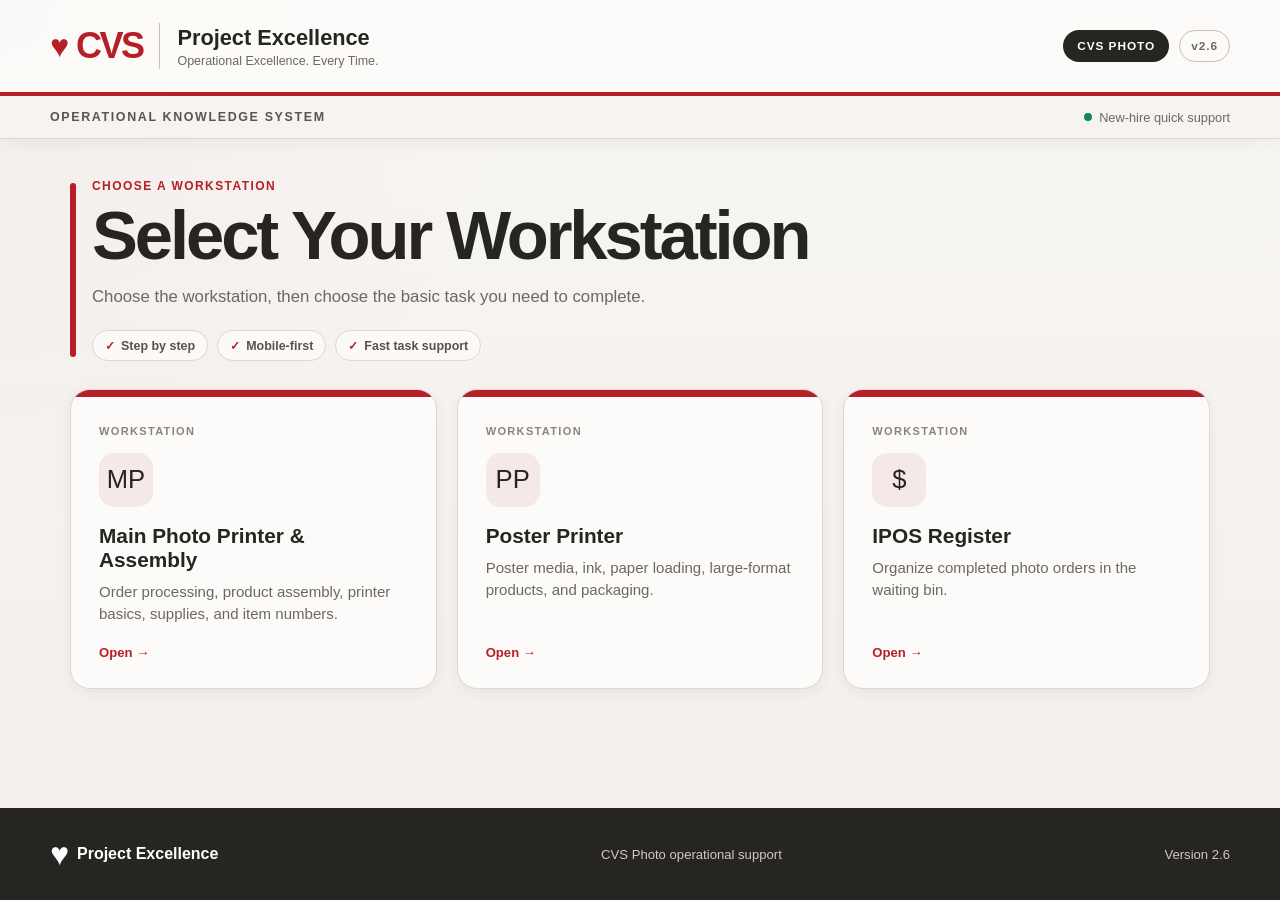
<file: index.html>
<!doctype html>
<html lang="en">
<head>
  <meta charset="utf-8" />
  <meta name="viewport" content="width=device-width, initial-scale=1" />
  <meta http-equiv="Cache-Control" content="no-cache, no-store, must-revalidate" />
  <meta http-equiv="Pragma" content="no-cache" />
  <meta http-equiv="Expires" content="0" />
  <meta name="theme-color" content="#b51f27" />
  <meta name="description" content="Project Excellence — CVS Photo operational support." />
  <title>Project Excellence | CVS Photo</title>
  <link rel="stylesheet" href="styles.css?v=20260723-compact-markers" />
  <link rel="stylesheet" href="guide.css?v=20260723-compact-markers" />
</head>
<body>
  <div id="app"></div>
  <script src="data.js?v=20260723-compact-markers"></script>
  <script src="app.js?v=20260723-compact-markers"></script>
</body>
</html>
</file>
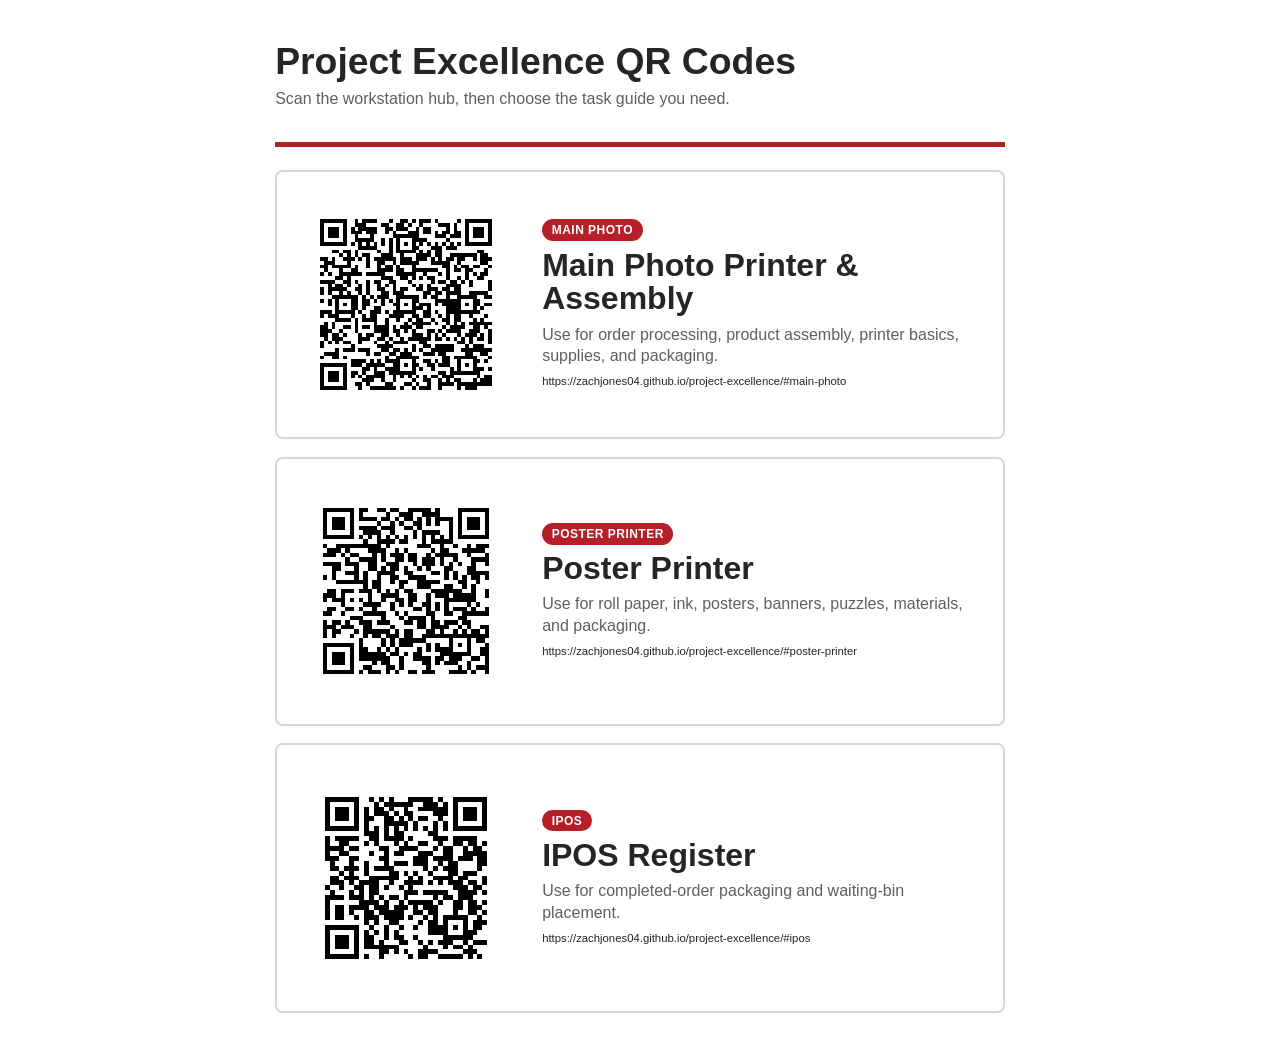
<file: qr-codes/QR_Print_Sheet.html>
<!doctype html>
<html lang="en">
<head>
  <meta charset="utf-8">
  <meta name="viewport" content="width=device-width, initial-scale=1">
  <title>Project Excellence Hub QR Codes</title>
  <style>
    :root {
      --red: #b51f27;
      --ink: #252525;
      --muted: #5f5f5f;
      --line: #d8d8d8;
    }

    * {
      box-sizing: border-box;
    }

    body {
      margin: 0;
      background: #fff;
      color: var(--ink);
      font-family: Arial, Helvetica, sans-serif;
    }

    .page {
      width: 8.5in;
      min-height: 11in;
      margin: 0 auto;
      padding: 0.45in;
      display: grid;
      gap: 0.24in;
    }

    header {
      border-bottom: 5px solid var(--red);
      padding-bottom: 0.16in;
    }

    h1 {
      margin: 0;
      font-size: 28pt;
      line-height: 1;
    }

    .subtitle {
      margin: 0.08in 0 0;
      color: var(--muted);
      font-size: 12pt;
    }

    .cards {
      display: grid;
      grid-template-columns: 1fr;
      gap: 0.18in;
    }

    .qr-card {
      min-height: 2.75in;
      display: grid;
      grid-template-columns: 2.32in 1fr;
      gap: 0.26in;
      align-items: center;
      border: 2px solid var(--line);
      border-radius: 0.08in;
      padding: 0.18in;
      break-inside: avoid;
    }

    .qr-card img {
      width: 2.1in;
      height: 2.1in;
      image-rendering: pixelated;
      justify-self: center;
    }

    .label {
      display: grid;
      gap: 0.08in;
    }

    .tag {
      width: fit-content;
      padding: 0.04in 0.1in;
      border-radius: 999px;
      background: var(--red);
      color: #fff;
      font-size: 9pt;
      font-weight: 700;
      letter-spacing: 0.04em;
      text-transform: uppercase;
    }

    h2 {
      margin: 0;
      font-size: 24pt;
      line-height: 1.05;
    }

    p {
      margin: 0;
      color: var(--muted);
      font-size: 12pt;
      line-height: 1.35;
    }

    .url {
      color: var(--ink);
      font-size: 8.5pt;
      overflow-wrap: anywhere;
    }

    @media print {
      @page {
        size: letter;
        margin: 0;
      }

      .page {
        margin: 0;
      }
    }
  </style>
</head>
<body>
  <main class="page">
    <header>
      <h1>Project Excellence QR Codes</h1>
      <p class="subtitle">Scan the workstation hub, then choose the task guide you need.</p>
    </header>

    <section class="cards" aria-label="Project Excellence hub QR codes">
      <article class="qr-card">
        <img src="Main_Photo_Printer_QR.png" alt="QR code for Main Photo Printer hub">
        <div class="label">
          <span class="tag">Main Photo</span>
          <h2>Main Photo Printer & Assembly</h2>
          <p>Use for order processing, product assembly, printer basics, supplies, and packaging.</p>
          <p class="url">https://zachjones04.github.io/project-excellence/#main-photo</p>
        </div>
      </article>

      <article class="qr-card">
        <img src="Poster_Printer_QR.png" alt="QR code for Poster Printer hub">
        <div class="label">
          <span class="tag">Poster Printer</span>
          <h2>Poster Printer</h2>
          <p>Use for roll paper, ink, posters, banners, puzzles, materials, and packaging.</p>
          <p class="url">https://zachjones04.github.io/project-excellence/#poster-printer</p>
        </div>
      </article>

      <article class="qr-card">
        <img src="IPOS_Register_QR.png" alt="QR code for IPOS Register hub">
        <div class="label">
          <span class="tag">IPOS</span>
          <h2>IPOS Register</h2>
          <p>Use for completed-order packaging and waiting-bin placement.</p>
          <p class="url">https://zachjones04.github.io/project-excellence/#ipos</p>
        </div>
      </article>
    </section>
  </main>
</body>
</html>
</file>
<file: styles.css>
:root{--red:#b51f27;--red-dark:#8f171d;--red-soft:#f5e8e8;--ink:#272522;--muted:#6c6863;--paper:#fcfbf9;--canvas:#f2efeb;--line:#ddd7d0;--line-dark:#c8c0b7;--success:#16815d;--shadow:0 10px 30px rgba(49,43,38,.08);--shadow-soft:0 3px 14px rgba(49,43,38,.06);--radius:20px}*{box-sizing:border-box}html{scroll-behavior:smooth}body{margin:0;color:var(--ink);background:radial-gradient(circle at top left,rgba(181,31,39,.035),transparent 34rem),linear-gradient(180deg,#f8f6f3,var(--canvas));font-family:Arial,Helvetica,sans-serif;-webkit-font-smoothing:antialiased}button,input{font:inherit}button{color:inherit}.app-shell{min-height:100vh;display:flex;flex-direction:column}.sr-only{position:absolute;width:1px;height:1px;padding:0;margin:-1px;overflow:hidden;clip:rect(0,0,0,0);white-space:nowrap;border:0}.skip-link{position:absolute;left:-9999px;top:8px;z-index:20;padding:10px 14px;border-radius:8px;background:var(--ink);color:#fff}.skip-link:focus{left:8px}.site-header{background:rgba(252,251,249,.97);box-shadow:0 3px 18px rgba(49,43,38,.055)}.brand-row{width:min(1180px,calc(100% - 40px));min-height:92px;margin:auto;display:flex;align-items:center;justify-content:space-between;gap:24px}.brand-lockup{display:inline-flex;align-items:center;gap:17px;border:0;padding:0;background:transparent;cursor:pointer;text-align:left}.brand-lockup:focus-visible,.card:focus-visible,.back-btn:focus-visible,.primary-action:focus-visible{outline:4px solid rgba(181,31,39,.18);outline-offset:3px}.cvs-brand{display:inline-flex;align-items:center;gap:7px;color:var(--red)}.heart-text{font-size:2rem;line-height:1}.cvs-word{font-size:2.25rem;font-weight:900;letter-spacing:-.07em}.brand-divider{width:1px;height:46px;background:var(--line-dark)}.project-name{display:grid;gap:3px}.project-name strong{font-size:1.36rem}.project-name small{font-size:.78rem;color:var(--muted)}.header-tools{display:flex;align-items:center;gap:10px}.department-pill,.version-pill{display:inline-flex;align-items:center;min-height:32px;border-radius:999px;font-size:.74rem;font-weight:800;letter-spacing:.08em}.department-pill{background:var(--ink);color:#fff;padding:7px 14px}.version-pill{border:1px solid var(--line-dark);color:var(--muted);padding:7px 11px}.red-rule{height:4px;background:var(--red)}.context-row{background:#f7f4f0;border-bottom:1px solid var(--line)}.context-inner{width:min(1180px,calc(100% - 40px));min-height:42px;margin:auto;display:flex;align-items:center;justify-content:space-between;gap:20px}.context-label{font-size:.78rem;text-transform:uppercase;letter-spacing:.13em;font-weight:800;color:#555}.context-status{display:inline-flex;align-items:center;gap:7px;font-size:.8rem;color:var(--muted)}.context-status span{width:8px;height:8px;border-radius:50%;background:var(--success)}.container{width:min(1180px,100%);margin:auto;padding:32px 20px 70px;flex:1;outline:0}.back-btn,.primary-action{min-height:44px;display:inline-flex;align-items:center;justify-content:center;padding:10px 17px;border:1px solid var(--line-dark);border-radius:999px;background:var(--paper);font-weight:800;cursor:pointer;box-shadow:var(--shadow-soft)}.back-btn{min-width:102px;margin:0 0 18px}.primary-action{background:var(--red);color:#fff;border-color:var(--red)}.page-heading{position:relative;max-width:900px;margin:8px 0 28px;padding-left:22px}.page-heading:before{content:"";position:absolute;left:0;top:4px;bottom:4px;width:6px;border-radius:999px;background:var(--red)}.eyebrow{margin:0 0 8px;color:var(--red);font-size:.75rem;font-weight:900;letter-spacing:.12em;text-transform:uppercase}.page-heading h1{margin:0;font-size:clamp(2rem,5vw,3.55rem);line-height:1.03;letter-spacing:-.045em}.page-description{margin:12px 0 0;max-width:780px;color:var(--muted);font-size:1.05rem;line-height:1.55}.home-heading h1{font-size:clamp(2.45rem,6vw,4.3rem)}.hero-chips{display:flex;flex-wrap:wrap;gap:9px;margin-top:20px}.hero-chips span{padding:7px 12px;border:1px solid var(--line);border-radius:999px;background:#fbfaf8;color:#57524d;font-size:.78rem;font-weight:700}.hero-chips span:before{content:"✓";margin-right:6px;color:var(--red)}.card-grid{display:grid;grid-template-columns:repeat(3,minmax(0,1fr));gap:20px}.card{position:relative;min-height:238px;display:flex;flex-direction:column;align-items:flex-start;overflow:hidden;padding:28px;border:1px solid var(--line);border-radius:var(--radius);background:var(--paper);text-align:left;cursor:pointer;box-shadow:var(--shadow-soft);transition:.18s ease}.card:before{content:"";position:absolute;inset:0 0 auto;height:7px;background:var(--red)}.card:hover{transform:translateY(-3px);box-shadow:var(--shadow)}.card-meta{margin:7px 0 16px;color:#8a847e;font-size:.69rem;font-weight:900;letter-spacing:.12em}.card-icon{width:54px;height:54px;display:grid;place-items:center;margin-bottom:17px;border-radius:15px;background:var(--red-soft);font-size:1.6rem}.card-title{font-size:1.3rem;font-weight:900}.card-desc{margin-top:9px;color:var(--muted);font-size:.94rem;line-height:1.48}.card-action{margin-top:auto;padding-top:20px;color:var(--red);font-size:.82rem;font-weight:900}.search-panel{display:grid;grid-template-columns:auto minmax(170px,1fr) minmax(260px,440px) auto;align-items:center;gap:15px;margin-bottom:18px;padding:18px;border:1px solid var(--line);border-radius:16px;background:var(--paper);box-shadow:var(--shadow-soft)}.search-icon{width:46px;height:46px;display:grid;place-items:center;border-radius:13px;background:var(--red-soft);color:var(--red);font-size:1.5rem}.search-copy{display:grid;gap:4px}.search-copy span,.search-results{color:var(--muted);font-size:.82rem}.search{width:100%;min-height:48px;border:1.5px solid var(--line-dark);border-radius:12px;padding:12px 15px;background:#f7f4f0}.search:focus{border-color:var(--red);outline:3px solid rgba(181,31,39,.11)}.table-wrap{overflow-x:auto;border:1px solid var(--line);border-radius:16px;background:var(--paper);box-shadow:var(--shadow-soft)}table{width:100%;border-collapse:collapse;min-width:760px}th{padding:15px 16px;background:var(--ink);color:#fff;text-align:left;font-size:.78rem;text-transform:uppercase}td{padding:15px 16px;border-bottom:1px solid #ece8e3;vertical-align:top;line-height:1.45}tr[hidden]{display:none}.guide{overflow:hidden;border:1px solid var(--line);border-radius:var(--radius);background:var(--paper);box-shadow:var(--shadow)}.guide-banner{display:flex;align-items:center;gap:15px;padding:22px 26px;background:linear-gradient(135deg,var(--red-dark),var(--red));color:#fff}.guide-banner.dark{background:var(--ink)}.guide-banner-icon{width:48px;height:48px;display:grid;place-items:center;border-radius:13px;background:rgba(255,255,255,.14)}.guide-banner span{display:block;font-size:.7rem;font-weight:900;letter-spacing:.12em}.guide-banner strong{font-size:1.26rem}.info-grid{display:grid;grid-template-columns:repeat(3,1fr);gap:13px;padding:22px 26px;border-bottom:1px solid var(--line)}.info-box{padding:14px;border:1px solid var(--line);border-radius:13px;background:#f7f4f0}.info-label{margin-bottom:6px;color:var(--muted);font-size:.72rem;font-weight:900;text-transform:uppercase}.status-pill{display:inline-flex;padding:6px 9px;border-radius:999px;background:#f4e4bd;color:#6c4c00;font-size:.76rem;font-weight:800}.guide-section{display:grid;grid-template-columns:52px 1fr;gap:17px;padding:25px 28px;border-bottom:1px solid #ece8e3}.section-number{width:44px;height:44px;display:grid;place-items:center;border-radius:50%;background:var(--red-soft);color:var(--red);font-weight:900}.support-grid{display:grid;grid-template-columns:repeat(2,1fr)}.support-grid section{padding:25px 28px}.support-grid section+section{border-left:1px solid #ece8e3}.support-grid ul{list-style:none;padding:0}.support-grid li{display:grid;gap:6px;padding:12px 0;border-bottom:1px solid #ece8e3}.support-grid li span{color:var(--muted);font-size:.82rem}.employee-guide{display:grid;gap:24px}.guide-intro,.completion-panel{display:grid;grid-template-columns:minmax(0,1.6fr) minmax(220px,.7fr);gap:24px;align-items:start;padding:clamp(20px,4vw,32px);border:1px solid var(--line);border-radius:var(--radius);background:var(--paper);box-shadow:var(--shadow-soft)}.guide-intro h3,.completion-panel h3{margin:0 0 12px;font-size:1.35rem}.guide-intro ul,.completion-panel ul{margin:0;padding-left:22px}.guide-intro li,.completion-panel li{margin:8px 0;line-height:1.5}.time-card{display:grid;gap:8px;padding:18px;border-radius:16px;background:var(--ink);color:#fff}.time-card span{font-size:.75rem;font-weight:900;letter-spacing:.1em;text-transform:uppercase;color:#ddd7d0}.time-card strong{font-size:1.25rem}.visual-steps{display:grid;grid-template-columns:repeat(2,minmax(0,1fr));gap:22px}.visual-step{overflow:hidden;border:1px solid var(--line);border-radius:var(--radius);background:var(--paper);box-shadow:var(--shadow-soft)}.visual-step-media{aspect-ratio:3/2;background:#eee9e3}.visual-step-media img{display:block;width:100%;height:100%;object-fit:cover}.visual-step-copy{display:grid;grid-template-columns:48px minmax(0,1fr);gap:14px;padding:20px}.visual-step-number{width:44px;height:44px;display:grid;place-items:center;border-radius:50%;background:var(--red);color:#fff;font-weight:900;font-size:1.1rem}.visual-step h3{margin:2px 0 8px;font-size:1.2rem}.visual-step p{margin:0;color:var(--muted);line-height:1.52}.stop-card{display:grid;grid-template-columns:38px 1fr;gap:12px;padding:16px;border:1px solid #e1c2a3;border-radius:14px;background:#f7efe4}.stop-card>span{width:34px;height:34px;display:grid;place-items:center;border-radius:50%;background:var(--red-dark);color:#fff;font-weight:900}.stop-card p{margin:3px 0;line-height:1.5}.site-footer{margin-top:auto;background:var(--ink);color:#fff}.footer-inner{width:min(1180px,calc(100% - 40px));min-height:92px;margin:auto;display:flex;align-items:center;justify-content:space-between;gap:20px}.footer-brand{display:flex;align-items:center;gap:8px;font-weight:900}.footer-inner p,.footer-version{color:#cfc9c2;font-size:.82rem}@media(max-width:920px){.card-grid,.visual-steps{grid-template-columns:repeat(2,minmax(0,1fr))}.search-panel{grid-template-columns:auto 1fr}.search,.search-results{grid-column:1/-1}}@media(max-width:700px){.brand-row,.context-inner,.footer-inner{width:min(100% - 28px,1180px)}.brand-row{min-height:82px}.cvs-word{font-size:1.8rem}.project-name strong{font-size:1.05rem}.project-name small,.department-pill,.context-status{display:none}.container{padding:24px 14px 52px}.page-heading{padding-left:17px}.card-grid,.visual-steps,.info-grid,.guide-intro,.completion-panel,.support-grid{grid-template-columns:1fr}.card{min-height:218px;padding:24px}.support-grid section+section{border-left:0;border-top:1px solid #ece8e3}.visual-step-copy{padding:17px}.footer-inner{min-height:112px;flex-wrap:wrap;padding:22px 0}.footer-inner p{width:100%;order:3}}@media(max-width:480px){.brand-row{gap:10px}.brand-lockup{gap:10px}.brand-divider{display:none}.project-name strong{font-size:.95rem}.version-pill{padding:6px 8px}.page-heading h1{font-size:2rem}.visual-step-copy{grid-template-columns:40px 1fr}.visual-step-number{width:38px;height:38px}}@media(prefers-reduced-motion:reduce){*{scroll-behavior:auto!important;transition:none!important}}
.source-photo-window{position:relative;overflow:hidden;background:#e9e5df}.source-photo-crop{object-position:var(--photo-focus);transform:scale(var(--photo-zoom));transform-origin:var(--photo-focus);filter:brightness(1.04) contrast(1.12) saturate(1.12);image-rendering:auto}
</file>
<file: guide.css>
.simple-guide{overflow:hidden}.simple-guide .guide-section{align-items:start}.simple-guide .guide-section.material-note,.simple-guide .guide-steps-section{grid-template-columns:1fr}.simple-guide .guide-section>div{min-width:0}.simple-guide .guide-section h3{margin:6px 0 10px;font-size:1.35rem}.simple-guide .guide-section p{margin:0;color:var(--muted);line-height:1.58}.simple-guide .guide-steps-section{border-bottom:0}.simple-guide .action-key{display:flex;align-items:center;gap:10px;margin:14px 0 0;padding:12px 14px;border:1px solid #e2b3b7;border-radius:10px;background:#fff4f5;color:#4e1b20}.simple-guide .action-key .action-key-icon{display:grid;place-items:center;flex:0 0 32px;width:32px;height:32px;border-radius:50%;background:#c4102f;color:#fff;font-size:1.35rem;font-weight:900}.simple-guide .action-key strong{color:#861226}.simple-guide .guide-steps-section .visual-steps{margin-top:20px}.simple-guide .instruction-step{overflow:hidden}.simple-guide .visual-step-media{display:block;aspect-ratio:auto;padding:0;background:#f4f1ed;overflow:hidden}.simple-guide .visual-step-media:before{content:none}.simple-guide .visual-step-media img{display:block;width:100%;height:auto;max-width:940px;margin:0 auto;object-fit:contain;background:#f4f1ed;border-radius:0;box-shadow:none;image-rendering:auto}.simple-guide .visual-step-copy>div{min-width:0}.simple-guide .visual-step h3{margin:2px 0 8px;font-size:1.2rem}.simple-guide .visual-step p{margin:0;color:var(--muted);line-height:1.52}@media(max-width:700px){.simple-guide .guide-section{grid-template-columns:44px minmax(0,1fr);gap:13px;padding:20px 16px}.simple-guide .guide-section.material-note,.simple-guide .guide-steps-section{grid-template-columns:1fr}.simple-guide .section-number{width:40px;height:40px}.simple-guide .guide-steps-section .visual-steps{grid-template-columns:1fr;gap:18px}}@media(max-width:480px){.simple-guide .visual-step-copy{grid-template-columns:40px minmax(0,1fr);padding:16px}.simple-guide .visual-step-number{width:38px;height:38px}.simple-guide .action-key{align-items:flex-start;font-size:.94rem}}
.printer-guide{display:grid;gap:0}.printer-hero{display:grid;grid-template-columns:minmax(0,1fr) minmax(320px,.9fr);gap:24px;align-items:stretch;padding:28px;border-bottom:1px solid #ece8e3}.printer-hero h3{margin:0 0 10px;font-size:1.45rem}.printer-hero p{margin:0;color:var(--muted);line-height:1.56}.printer-hero figure{margin:0;overflow:hidden;border:1px solid var(--line);border-radius:16px;background:#f4f1ed}.printer-hero img{display:block;width:100%;height:100%;min-height:280px;object-fit:cover}.printer-actions{display:grid;grid-template-columns:repeat(2,minmax(0,1fr));gap:12px;margin-top:20px}.printer-action{min-height:108px;display:grid;grid-template-columns:auto minmax(0,1fr);gap:4px 10px;align-content:start;padding:15px;border:1px solid var(--line);border-radius:12px;background:#f7f4f0;text-align:left;cursor:pointer}.printer-action:hover{border-color:var(--red);background:#fff}.printer-action span{grid-row:1/3;width:42px;height:42px;display:grid;place-items:center;border-radius:50%;background:var(--red);color:#fff;font-size:.72rem;font-weight:900}.printer-action strong{font-size:1rem}.printer-action small{color:var(--muted);line-height:1.35}.printer-panels{display:grid;grid-template-columns:repeat(3,minmax(0,1fr));gap:0;border-bottom:1px solid #ece8e3}.printer-panel{padding:24px 26px}.printer-panel+.printer-panel{border-left:1px solid #ece8e3}.printer-panel h3{margin:0 0 12px;font-size:1.16rem}.printer-panel ul,.printer-checks ul{display:grid;gap:9px;margin:0;padding:0;list-style:none}.printer-panel li,.printer-checks li{position:relative;padding-left:20px;color:var(--muted);line-height:1.45}.printer-panel li:before,.printer-checks li:before{content:"";position:absolute;left:0;top:.58em;width:8px;height:8px;border-radius:50%;background:var(--red)}.printer-guide .guide-steps-section{grid-template-columns:1fr;border-bottom:1px solid #ece8e3}.printer-checks{display:grid;grid-template-columns:minmax(220px,.55fr) minmax(0,1fr);gap:24px;padding:26px 28px}.printer-checks h3{margin:0;font-size:1.25rem}@media(max-width:860px){.printer-hero,.printer-checks{grid-template-columns:1fr}.printer-panels{grid-template-columns:1fr}.printer-panel+.printer-panel{border-left:0;border-top:1px solid #ece8e3}.printer-hero img{height:auto;min-height:0}}@media(max-width:560px){.printer-hero{padding:20px 16px}.printer-actions{grid-template-columns:1fr}.printer-action{min-height:0}.printer-panel,.printer-checks{padding:20px 16px}.printer-guide .guide-steps-section{grid-template-columns:1fr;padding:20px 16px}}
</file>
